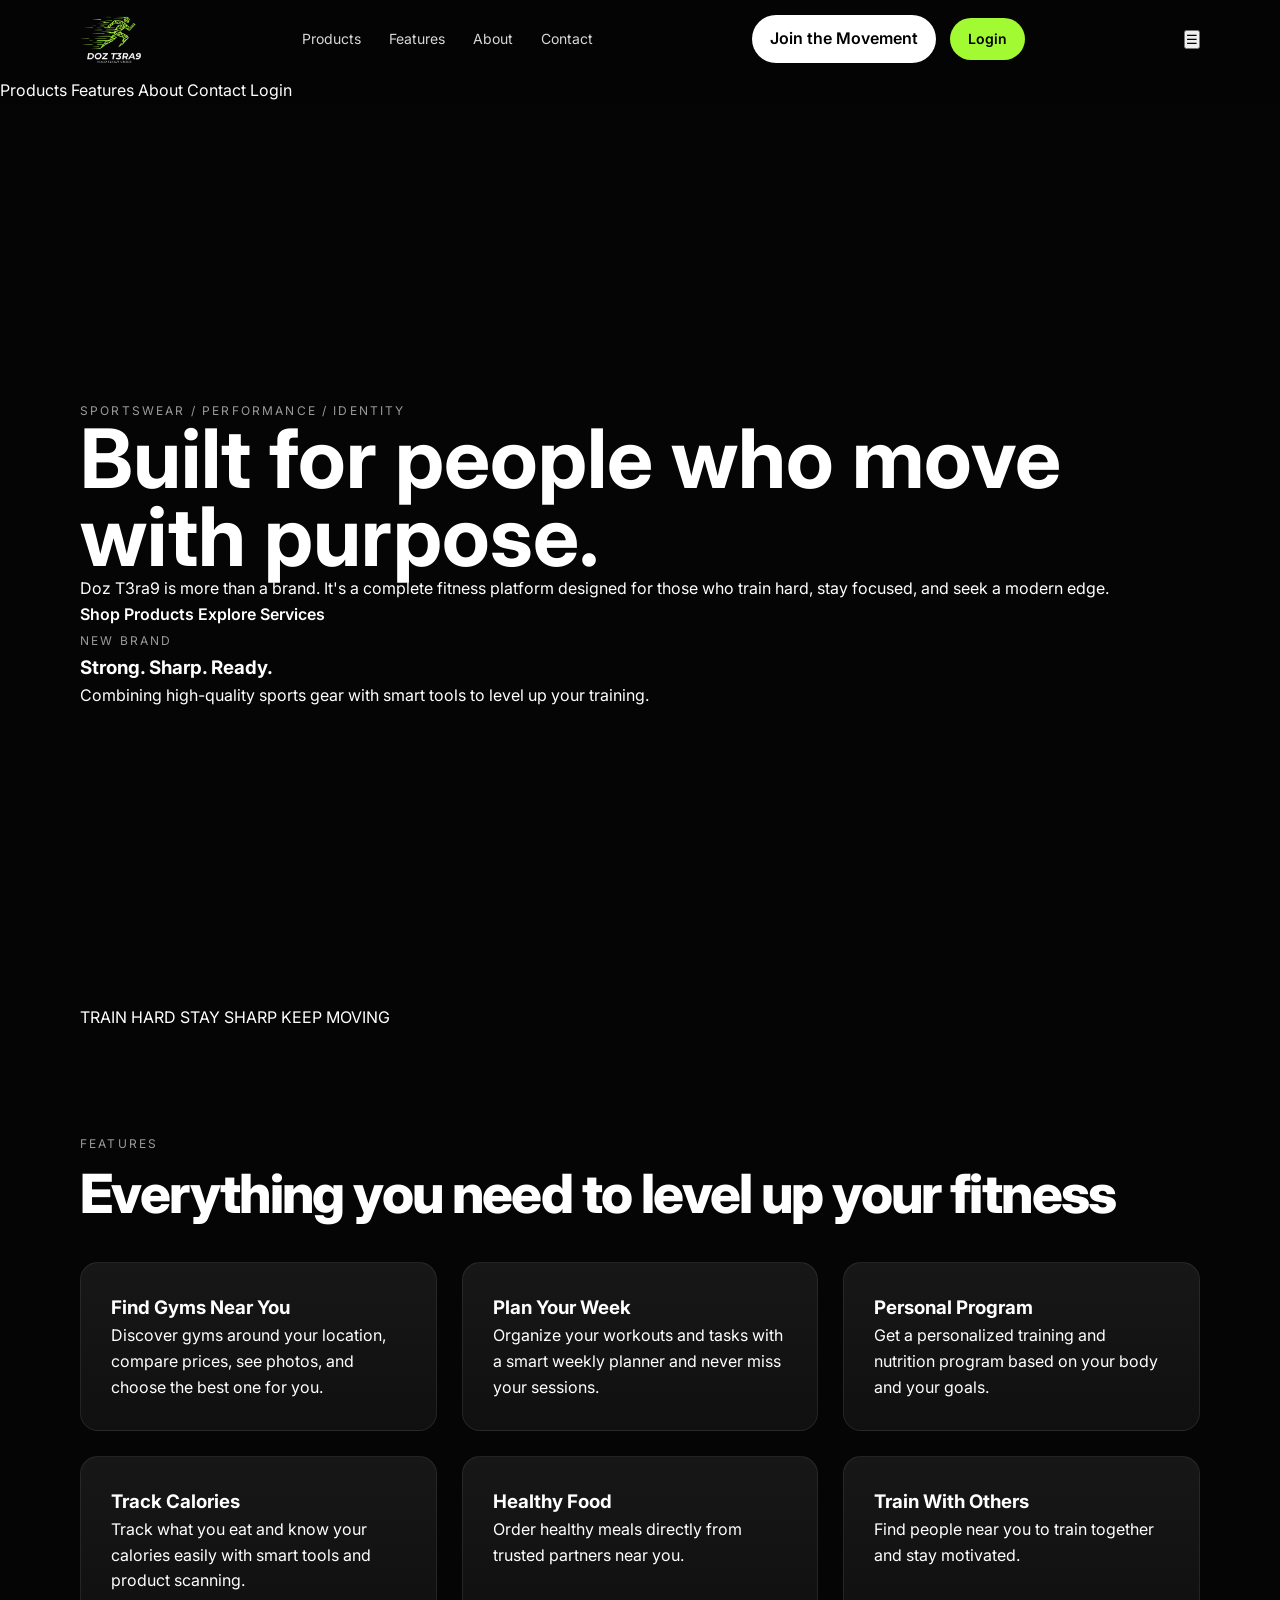
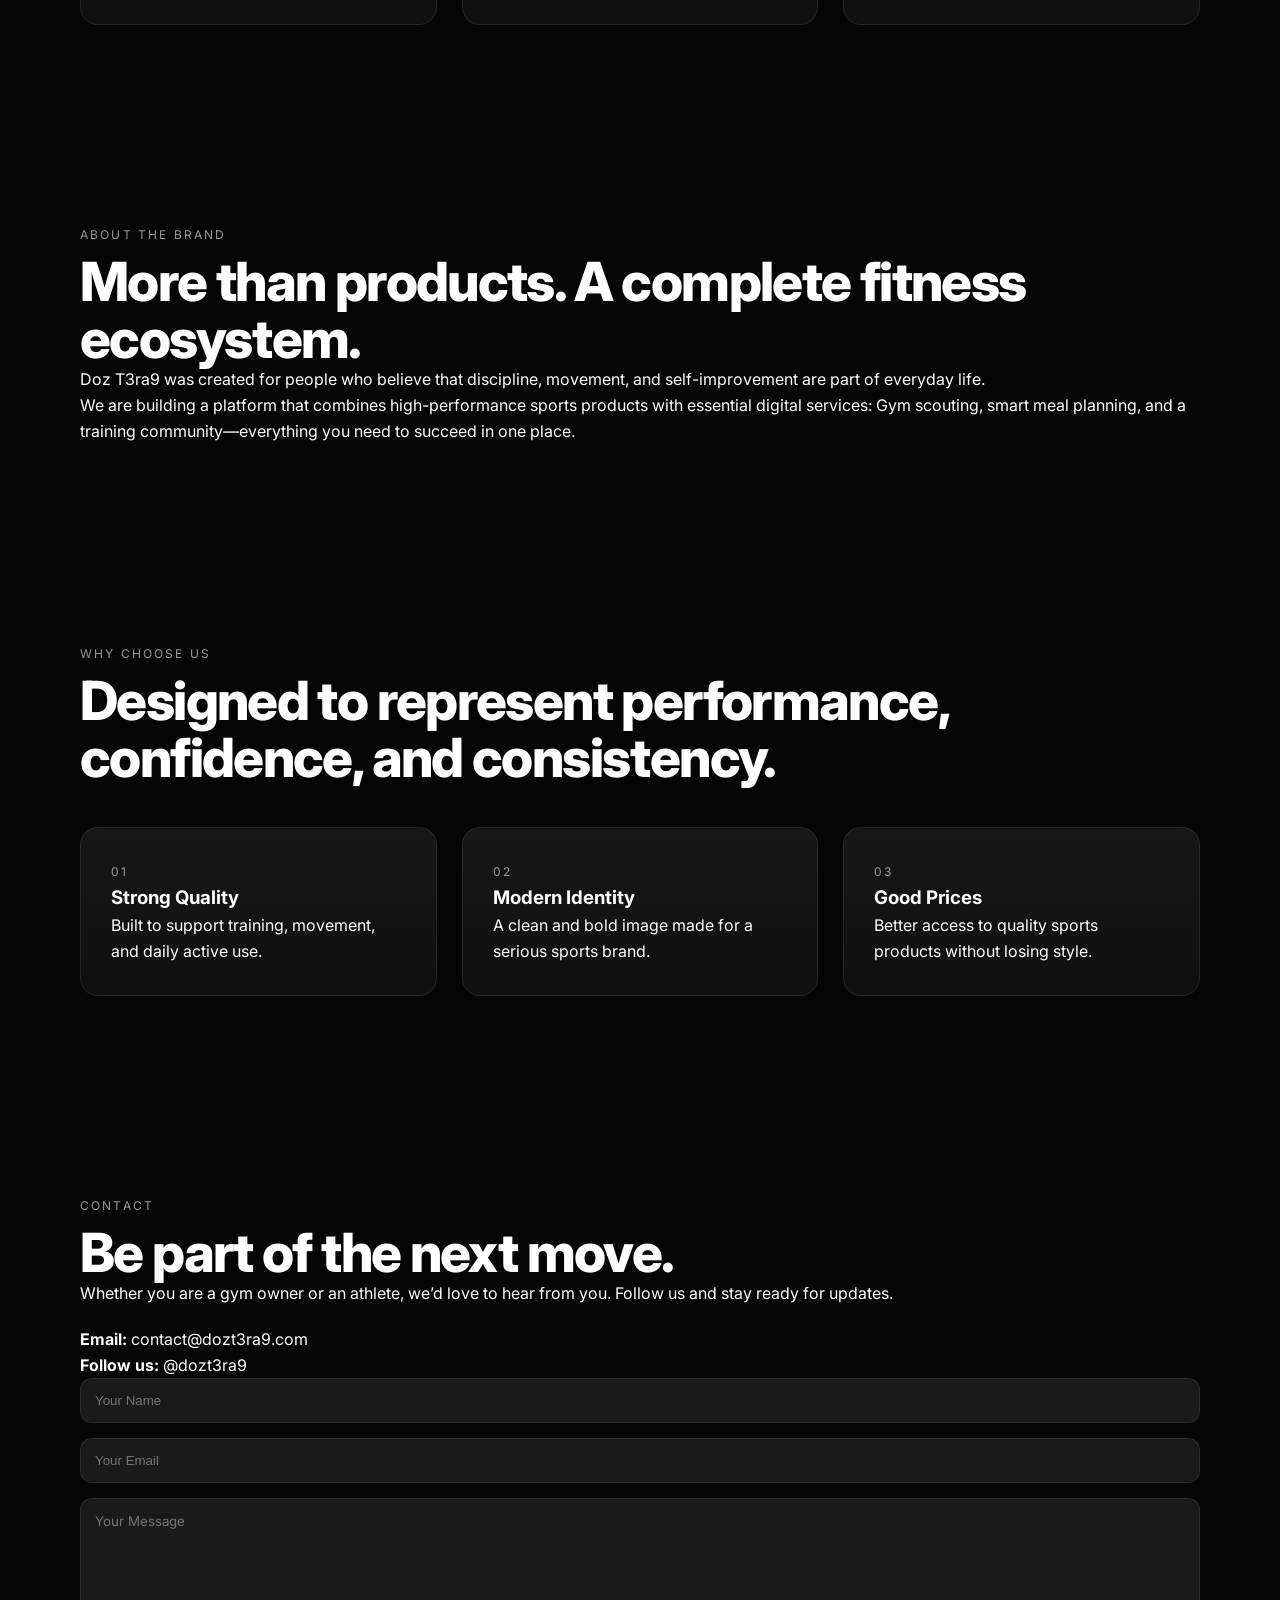
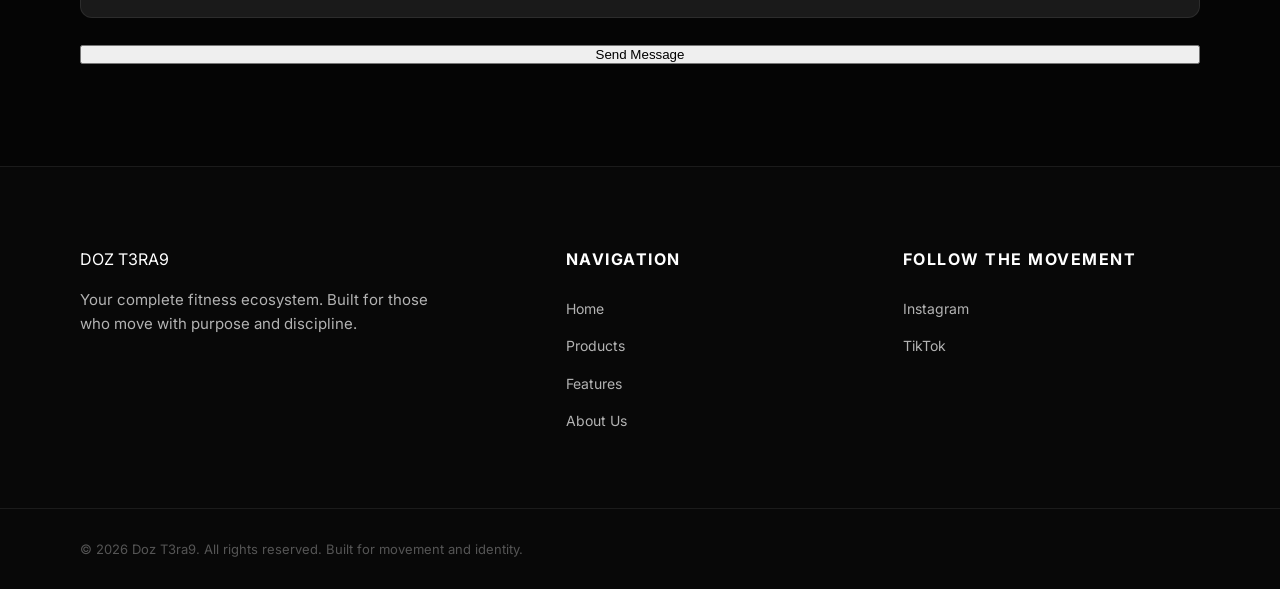
<file: index.html>
<!DOCTYPE html>
<html lang="en">
<head>
  <meta charset="UTF-8" />
  <meta name="viewport" content="width=device-width, initial-scale=1.0" />
  <title>Doz T3ra9 | Fitness Ecosystem</title>
  <meta
    name="description"
    content="Doz T3ra9 is a modern sports brand and a complete fitness ecosystem built for performance and movement."
  />
  <link rel="preconnect" href="https://fonts.googleapis.com" />
  <link rel="preconnect" href="https://fonts.gstatic.com" crossorigin />
  <link
    href="https://fonts.googleapis.com/css2?family=Inter:wght@400;500;600;700;800&display=swap"
    rel="stylesheet"
  />
  <link rel="stylesheet" href="style.css" />
</head>
<body>
  <header class="header">
    <div class="container header-container">
      <a href="#home" class="logo">
        <img src="images/logo.png" alt="Doz T3ra9 logo">
      </a>

      <nav class="nav">
        <a href="products.html">Products</a>
        <a href="#features">Features</a>
        <a href="about.html">About</a>
        <a href="#contact">Contact</a>
      </nav>

      <div class="header-actions">
        <a href="#contact" class="header-cta">Join the Movement</a>
        <a href="login.html" class="header-login">Login</a>
      </div>

      <button class="menu-toggle" id="menu-toggle">☰</button>
    </div>

    <div class="mobile-menu" id="mobile-menu">
      <a href="products.html">Products</a>
      <a href="#features">Features</a>
      <a href="about.html">About</a>
      <a href="#contact">Contact</a>
      <a href="login.html">Login</a>
    </div>
  </header>

  <main>
    <section class="hero" id="home">
      <div class="hero-overlay"></div>
      <div class="container hero-container">
        <div class="hero-text reveal">
          <p class="eyebrow">SPORTSWEAR / PERFORMANCE / IDENTITY</p>
          <h1>Built for people who move with purpose.</h1>
          <p class="hero-description">
            Doz T3ra9 is more than a brand. It's a complete fitness platform designed for those who train hard, stay focused, and seek a modern edge.
          </p>

          <div class="hero-buttons">
            <a href="products.html" class="btn btn-primary">Shop Products</a>
            <a href="#features" class="btn btn-secondary">Explore Services</a>
          </div>
        </div>

        <div class="hero-card reveal">
          <span class="mini-label">NEW BRAND</span>
          <h3>Strong. Sharp. Ready.</h3>
          <p>
            Combining high-quality sports gear with smart tools to level up your training.
          </p>
        </div>
      </div>
    </section>

    <section class="brand-strip">
      <div class="container brand-strip-container">
        <span>TRAIN HARD</span>
        <span>STAY SHARP</span>
        <span>KEEP MOVING</span>
      </div>
    </section>

    <section class="features section" id="features">
      <div class="container">
        <div class="section-head reveal">
          <span class="section-label">Features</span>
          <h2>Everything you need to level up your fitness</h2>
        </div>

        <div class="features-grid">
          <div class="feature-card reveal">
            <h3>Find Gyms Near You</h3>
            <p>Discover gyms around your location, compare prices, see photos, and choose the best one for you.</p>
          </div>
          <div class="feature-card reveal">
            <h3>Plan Your Week</h3>
            <p>Organize your workouts and tasks with a smart weekly planner and never miss your sessions.</p>
          </div>
          <div class="feature-card reveal">
            <h3>Personal Program</h3>
            <p>Get a personalized training and nutrition program based on your body and your goals.</p>
          </div>
          <div class="feature-card reveal">
            <h3>Track Calories</h3>
            <p>Track what you eat and know your calories easily with smart tools and product scanning.</p>
          </div>
          <div class="feature-card reveal">
            <h3>Healthy Food</h3>
            <p>Order healthy meals directly from trusted partners near you.</p>
          </div>
          <div class="feature-card reveal">
            <h3>Train With Others</h3>
            <p>Find people near you to train together and stay motivated.</p>
          </div>
        </div>
      </div>
    </section>

    <section class="about section" id="about">
      <div class="container about-grid">
        <div class="about-left reveal">
          <p class="section-label">ABOUT THE BRAND</p>
          <h2>More than products. A complete fitness ecosystem.</h2>
        </div>

        <div class="about-right reveal">
          <p>
            Doz T3ra9 was created for people who believe that discipline,
            movement, and self-improvement are part of everyday life.
          </p>
          <p>
            We are building a platform that combines high-performance sports products 
            with essential digital services: Gym scouting, smart meal planning, 
            and a training community—everything you need to succeed in one place.
          </p>
        </div>
      </div>
    </section>

    <section class="values section" id="values">
      <div class="container">
        <div class="section-head reveal">
          <p class="section-label">WHY CHOOSE US</p>
          <h2>Designed to represent performance, confidence, and consistency.</h2>
        </div>

        <div class="values-grid">
          <article class="value-card reveal">
            <span class="value-number">01</span>
            <h3>Strong Quality</h3>
            <p>Built to support training, movement, and daily active use.</p>
          </article>
          <article class="value-card reveal">
            <span class="value-number">02</span>
            <h3>Modern Identity</h3>
            <p>A clean and bold image made for a serious sports brand.</p>
          </article>
          <article class="value-card reveal">
            <span class="value-number">03</span>
            <h3>Good Prices</h3>
            <p>Better access to quality sports products without losing style.</p>
          </article>
        </div>
      </div>
    </section>

    <section class="contact section" id="contact">
      <div class="container contact-grid">
        <div class="contact-text reveal">
          <p class="section-label">CONTACT</p>
          <h2>Be part of the next move.</h2>
          <p>Whether you are a gym owner or an athlete, we’d love to hear from you. Follow us and stay ready for updates.</p>
          
          <div class="contact-info-small" style="margin-top: 20px;">
            <p><strong>Email:</strong> contact@dozt3ra9.com</p>
            <p><strong>Follow us:</strong> @dozt3ra9</p>
          </div>
        </div>

        <div class="contact-card reveal">
          <form class="login-form" style="background: transparent; border: none; padding: 0; box-shadow: none;">
            <input type="text" placeholder="Your Name" required style="width: 100%; padding: 14px; border-radius: 12px; background: #1a1a1a; color: white; border: 1px solid rgba(255,255,255,0.08); margin-bottom: 15px;">
            <input type="email" placeholder="Your Email" required style="width: 100%; padding: 14px; border-radius: 12px; background: #1a1a1a; color: white; border: 1px solid rgba(255,255,255,0.08); margin-bottom: 15px;">
            <textarea placeholder="Your Message" style="width: 100%; padding: 14px; border-radius: 12px; background: #1a1a1a; color: white; border: 1px solid rgba(255,255,255,0.08); margin-bottom: 15px; height: 120px; font-family: inherit; resize: none;"></textarea>
            <button type="submit" class="buy-btn" style="width: 100%;">Send Message</button>
          </form>
        </div>
      </div>
    </section>
  </main>

 <footer class="footer section">
  <div class="container footer-container">
    <div class="footer-brand">
      <div class="logo" style="margin-bottom: 15px;">DOZ T3RA9</div>
      <p>Your complete fitness ecosystem. Built for those who move with purpose and discipline.</p>
    </div>
    
    <div class="footer-links">
      <h4>Navigation</h4>
      <a href="#home">Home</a>
      <a href="products.html">Products</a>
      <a href="#features">Features</a>
      <a href="about.html">About Us</a>
    </div>
    
    <div class="footer-social">
      <h4>Follow the Movement</h4>
      <a href="#" target="_blank">Instagram</a>
      <a href="#" target="_blank">TikTok</a>
    </div>
  </div>

  <div class="footer-bottom">
    <div class="container">
      <p>© 2026 Doz T3ra9. All rights reserved. Built for movement and identity.</p>
    </div>
  </div>
</footer>

  <script src="script.js"></script>
</body>
</html>
</file>
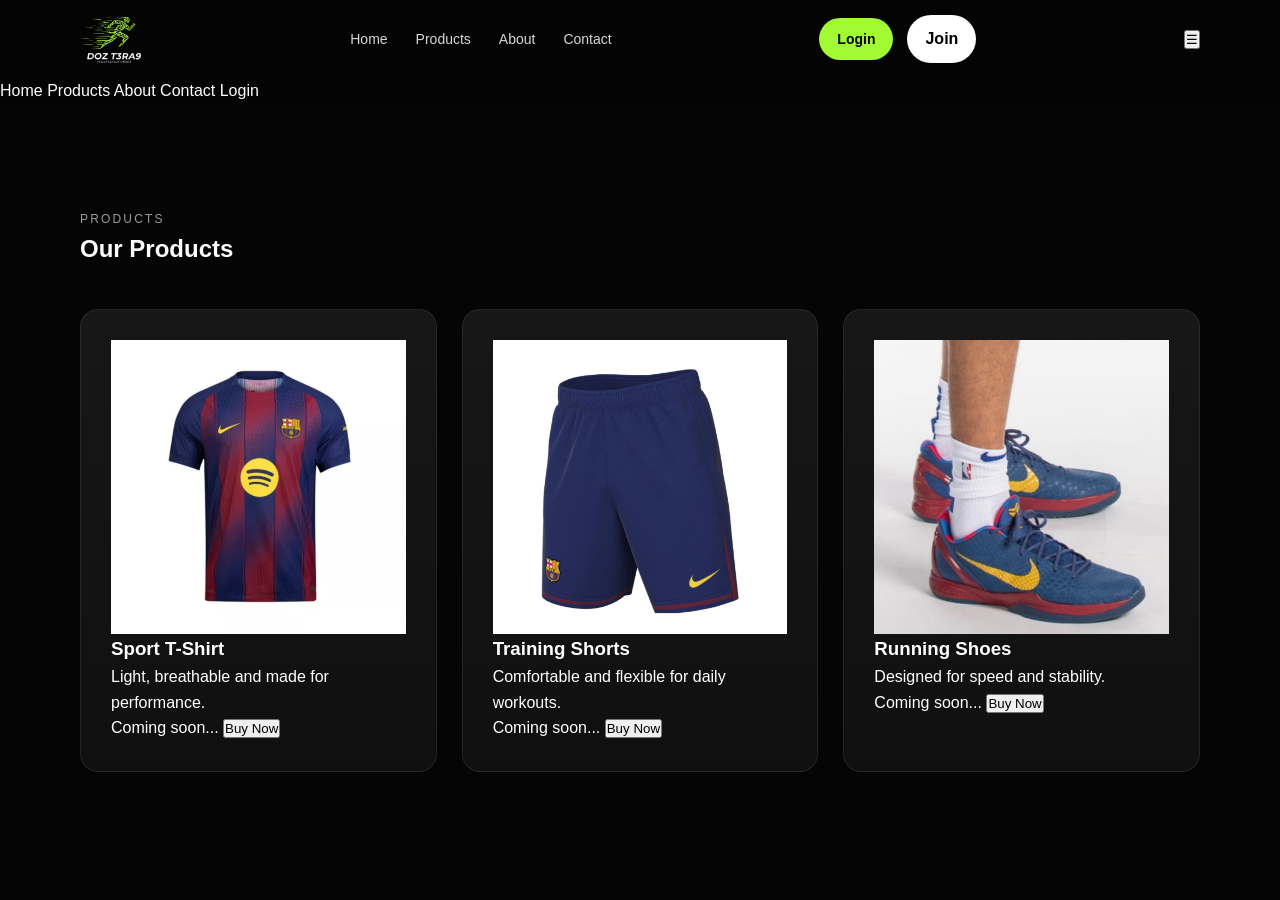
<file: products.html>
<!DOCTYPE html>
<html lang="en">
<head>
  <meta charset="UTF-8">
  <meta name="viewport" content="width=device-width, initial-scale=1.0">
  <title>Products - Doz T3ra9</title>
  <link rel="stylesheet" href="style.css">
</head>
<body>

  <header class="header">
    <div class="container header-container">
      <a href="index.html" class="logo">
        <img src="images/logo.png" alt="Doz T3ra9 logo">
      </a>

      <nav class="nav">
        <a href="index.html">Home</a>
        <a href="products.html">Products</a>
        <a href="index.html#about">About</a>
        <a href="index.html#contact">Contact</a>
      </nav>

      <div class="header-actions">
        <a href="login.html" class="header-login">Login</a>
        <a href="index.html#contact" class="header-cta">Join</a>
      </div>

      <button class="menu-toggle" id="menu-toggle">☰</button>
    </div>

    <div class="mobile-menu" id="mobile-menu">
      <a href="index.html">Home</a>
      <a href="products.html">Products</a>
      <a href="index.html#about">About</a>
      <a href="index.html#contact">Contact</a>
      <a href="login.html">Login</a>
    </div>
  </header>

  <main>
    <section class="section">
      <div class="container">
        <div class="section-head reveal">
          <span class="section-label">Products</span>
          <h1>Our Products</h1>
        </div>

        <div class="products-grid">

          <div class="product-card reveal">
            <img src="images/tshirt.jpg" alt="Sport T-Shirt">
            <h3>Sport T-Shirt</h3>
            <p>Light, breathable and made for performance.</p>
            <span class="price">Coming soon...</span>
            <button class="buy-btn">Buy Now</button>
          </div>

          <div class="product-card reveal">
            <img src="images/shorts.jpg" alt="Training Shorts">
            <h3>Training Shorts</h3>
            <p>Comfortable and flexible for daily workouts.</p>
            <span class="price">Coming soon...</span>
            <button class="buy-btn">Buy Now</button>
          </div>

          <div class="product-card reveal">
            <img src="images/shoes.jpg" alt="Running Shoes">
            <h3>Running Shoes</h3>
            <p>Designed for speed and stability.</p>
            <span class="price">Coming soon...</span>
            <button class="buy-btn">Buy Now</button>
          </div>

        </div>
      </div>
    </section>
  </main>

  <script src="script.js"></script>
</body>
</html>
</file>
<file: style.css>
:root {
  --bg: #050505;
  --surface: #101010;
  --surface-2: #171717;
  --text: #ffffff;
  --muted: #b3b3b3;
  --line: rgba(255, 255, 255, 0.08);
  --accent: #a2fa33; /* اللون الرسمي للبراند */
  --shadow: 0 20px 60px rgba(0, 0, 0, 0.35);
  --radius: 18px;
}

* {
  margin: 0;
  padding: 0;
  box-sizing: border-box;
}

html {
  scroll-behavior: smooth;
}

body {
  font-family: "Inter", sans-serif;
  background: var(--bg);
  color: var(--text);
  line-height: 1.6;
}

a {
  color: inherit;
  text-decoration: none;
}

img {
  max-width: 100%;
  display: block;
}

.container {
  width: min(1120px, 90%);
  margin: 0 auto;
}

.section {
  padding: 100px 0;
}

.section-label, .eyebrow, .mini-label, .value-number {
  font-size: 12px;
  letter-spacing: 0.18em;
  text-transform: uppercase;
  color: #9a9a9a;
}

.section-head h2, .about-left h2, .contact-text h2 {
  font-size: clamp(32px, 5vw, 54px);
  line-height: 1.05;
  font-weight: 800;
  letter-spacing: -0.03em;
  margin-top: 10px;
}

/* --- Header --- */
.header {
  position: sticky;
  top: 0;
  z-index: 1000;
  backdrop-filter: blur(14px);
  background: rgba(5, 5, 5, 0.72);
  border-bottom: 1px solid transparent;
  transition: 0.3s ease;
}

.header.scrolled {
  border-bottom: 1px solid var(--line);
  box-shadow: 0 12px 30px rgba(0, 0, 0, 0.22);
}

.header-container {
  min-height: 78px;
  display: flex;
  align-items: center;
  justify-content: space-between;
  gap: 20px;
}

.logo img {
  height: 52px;
  width: auto;
  transition: transform 0.3s ease;
}

.logo img:hover {
  transform: scale(1.06);
  filter: drop-shadow(0 0 10px rgba(162, 250, 51, 0.3));
}

.nav {
  display: flex;
  align-items: center;
  gap: 28px;
}

.nav a {
  color: #d8d8d8;
  font-size: 14px;
  transition: 0.25s ease;
}

.nav a:hover { color: var(--accent); }

.header-actions {
  display: flex;
  align-items: center;
  gap: 14px;
}

.header-cta, .btn {
  display: inline-flex;
  align-items: center;
  justify-content: center;
  border-radius: 999px;
  transition: 0.25s ease;
  font-weight: 600;
}

.header-cta {
  padding: 11px 18px;
  background: #ffffff;
  color: #000;
}

.header-login {
  padding: 10px 18px;
  border-radius: 999px;
  background: var(--accent);
  color: black;
  font-size: 14px;
  font-weight: 600;
}

/* --- Hero --- */
.hero {
  position: relative;
  min-height: 100vh;
  display: flex;
  align-items: center;
  overflow: hidden;
  background: linear-gradient(to right, rgba(5, 5, 5, 0.88), rgba(5, 5, 5, 0.55)), url("https://images.unsplash.com/photo-1517836357463-d25dfeac3438?auto=format&fit=crop&w=1600&q=80") center/cover no-repeat;
}

.hero h1 { font-size: clamp(42px, 7vw, 82px); line-height: 0.95; }

/* --- Grids (Features, Values, Products) --- */
.features-grid, .values-grid, .products-grid {
  display: grid;
  grid-template-columns: repeat(3, 1fr);
  gap: 25px;
  margin-top: 40px;
}

.feature-card, .value-card, .product-card {
  background: linear-gradient(180deg, var(--surface-2), var(--surface));
  border: 1px solid var(--line);
  border-radius: var(--radius);
  padding: 30px;
  transition: 0.3s ease;
}

.feature-card:hover, .product-card:hover, .value-card:hover {
  transform: translateY(-10px);
  border-color: var(--accent);
}

/* --- Footer Optimized --- */
.footer {
  background: #080808;
  border-top: 1px solid var(--line);
  padding: 80px 0 30px 0;
}

.footer-container {
  display: grid;
  grid-template-columns: 1.5fr 1fr 1fr;
  gap: 40px;
  align-items: start;
  padding-bottom: 60px;
}

.footer-brand p {
  color: var(--muted);
  font-size: 15px;
  max-width: 350px;
  margin-top: 15px;
}

.footer-links h4, .footer-social h4 {
  color: var(--text);
  font-size: 16px;
  margin-bottom: 25px;
  text-transform: uppercase;
  letter-spacing: 1.5px;
}

.footer-links a, .footer-social a {
  display: block;
  color: var(--muted);
  margin-bottom: 15px;
  font-size: 14px;
  transition: 0.3s ease;
}

.footer-links a:hover, .footer-social a:hover {
  color: var(--accent);
  padding-left: 5px;
}

.footer-bottom {
  padding-top: 30px;
  border-top: 1px solid var(--line);
  color: #555;
  font-size: 13px;
}

/* --- Animations & Reveal --- */
.reveal {
  opacity: 0;
  transform: translateY(34px);
  transition: 0.8s ease;
}

.reveal.active {
  opacity: 1;
  transform: translateY(0);
}

/* --- Responsive --- */
@media (max-width: 980px) {
  .hero-container, .about-grid, .contact-grid, .features-grid, .products-grid, .values-grid, .footer-container {
    grid-template-columns: 1fr;
  }
  .nav, .header-actions { display: none; }
  .menu-toggle { display: block; }
  .mobile-menu.show { display: block; }
}

@media (max-width: 768px) {
  .footer-container { text-align: center; gap: 50px; }
  .footer-brand p { margin: 15px auto; }
  .footer-bottom { text-align: center; }
}
</file>
